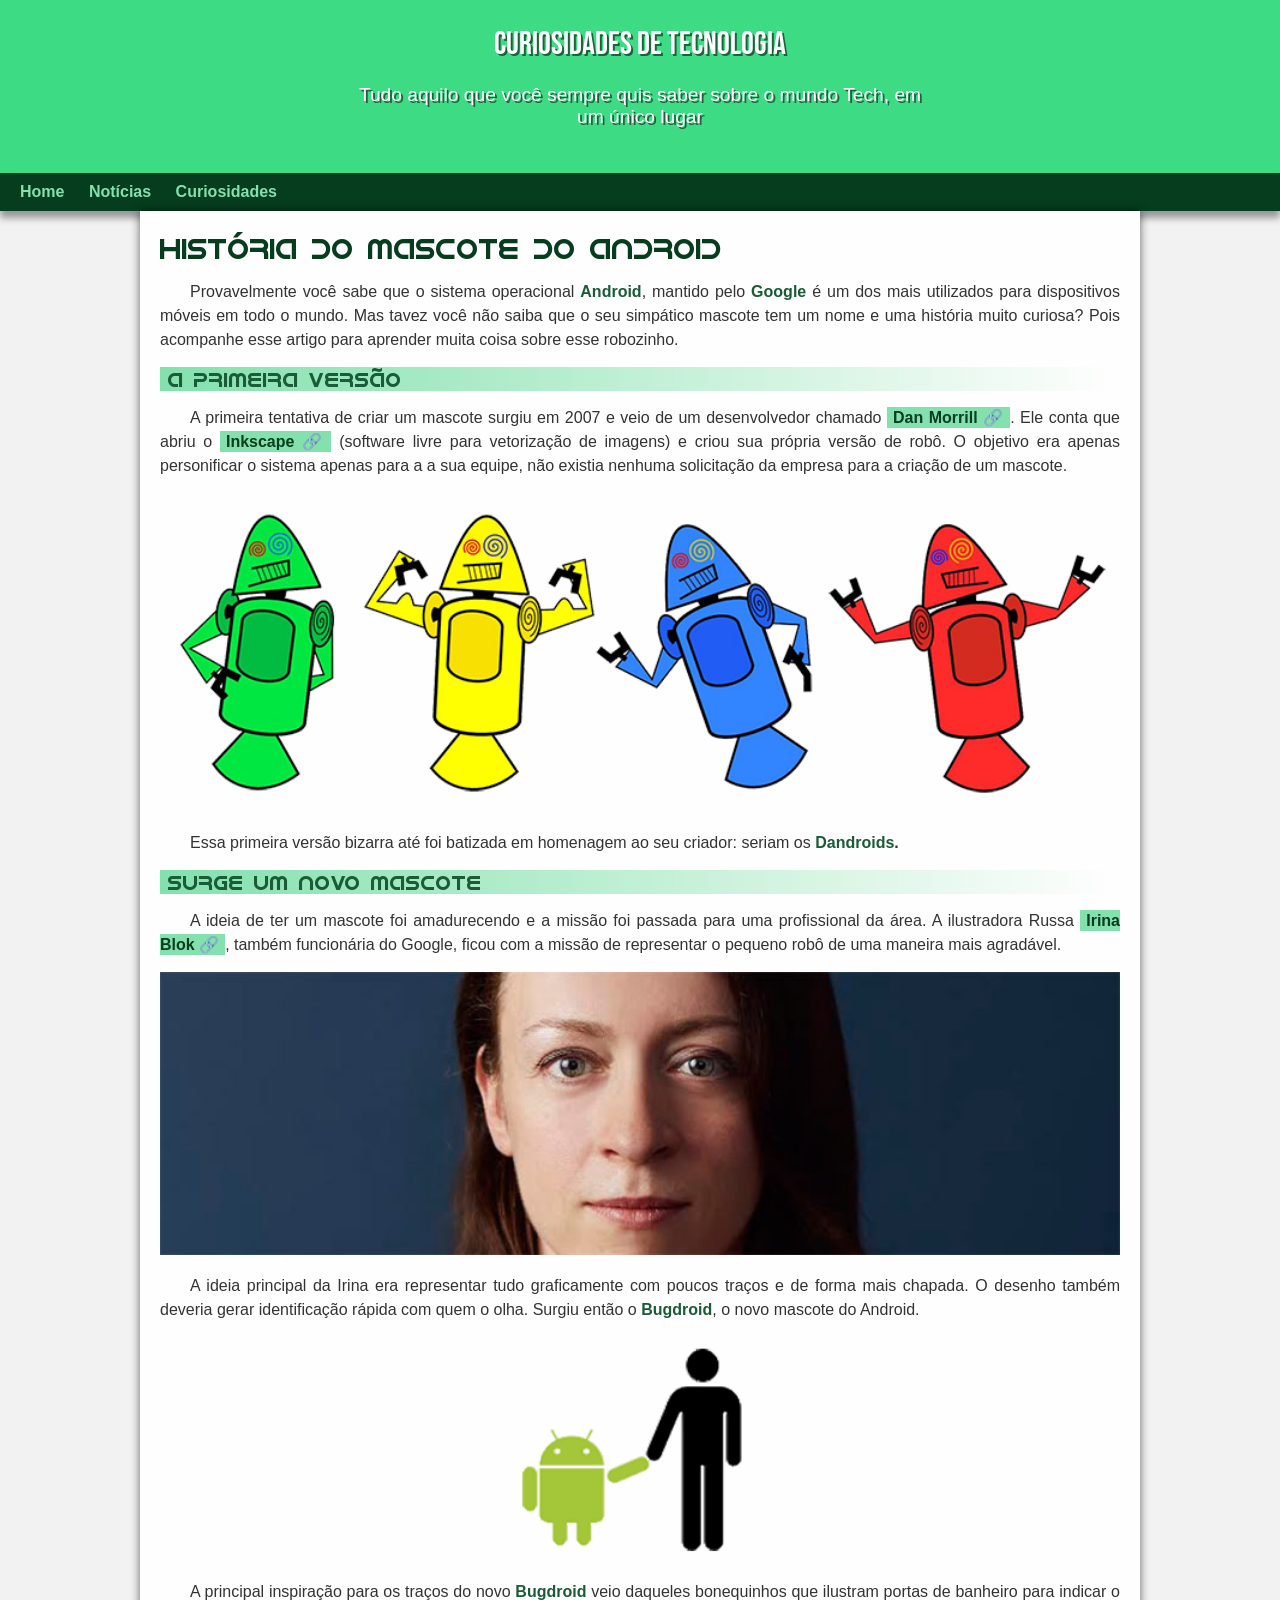
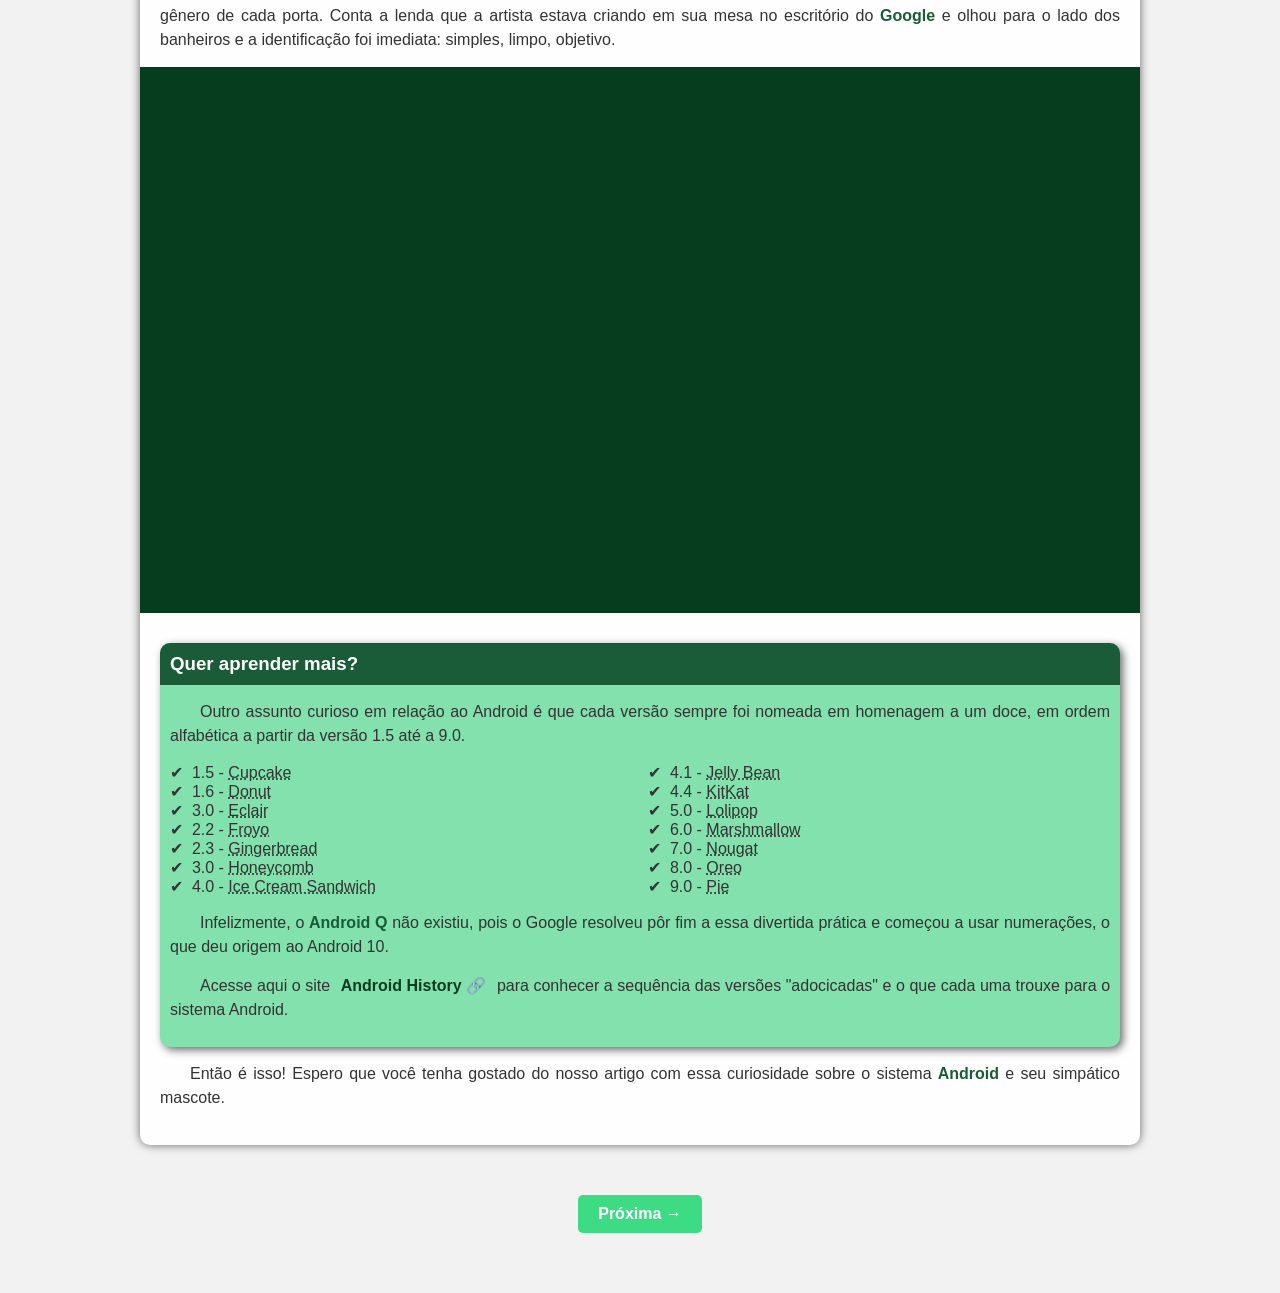
<file: index.html>
<!DOCTYPE html>
<html lang="pt-br">
<head>
    <meta charset="UTF-8">
    <meta name="viewport" content="width=device-width, initial-scale=1.0">    
    <title>Como surgiu o Android</title>
    <link rel="shortcut icon" href="imagens/favicon.ico" type="image/x-icon">
    <link rel="stylesheet" href="estilo/style.css">
    <link rel="stylesheet" href="estilo/noticias.css">
    <link rel="stylesheet" href="estilo/navegacao.css">
 
           
       
</head>
<body>
    <header>  <!--  cabeçalho-->
        <h1> CURIOSIDADES DE TECNOLOGIA</h1>
        <p>Tudo aquilo que você sempre quis saber sobre o mundo Tech, em um único lugar
         </p> 
        </header>
         
            <nav>
                <a href="/index.html">Home</a>
                <a href="/Notícias.html">Notícias</a>
                <a href="/Curiosidades.html">Curiosidades</a>
        
            </nav>
    
           
    
         <main>  <!--menu do site-->
            <article>
                        <h1> HISTÓRIA DO MASCOTE DO ANDROID</h1>
                    
                        <p>Provavelmente você sabe que o sistema operacional <strong>Android</strong>, mantido pelo <strong>Google</strong> é um dos mais utilizados para dispositivos móveis em todo o mundo. Mas tavez você não saiba que o seu simpático mascote tem um nome e uma história muito curiosa? Pois acompanhe esse artigo para aprender muita coisa sobre esse robozinho.</p>                  
                    
                    
                        <h2>A PRIMEIRA VERSÃO</h2>

                        <p>A primeira tentativa de criar um mascote surgiu em 2007 e veio de um desenvolvedor chamado <a href="https://androidcommunity.com/dan-morrill-shows-us-the-android-mascot-that-almost-was-20130103/" target="_blank" class="externo">Dan Morrill</a>. Ele conta que abriu o <a href="https://inkscape.org/pt-br/" target="_blank" class="externo">Inkscape</a> (software livre para vetorização de imagens) e criou sua própria versão de robô. O objetivo era apenas personificar o sistema apenas para a a sua equipe, não existia nenhuma solicitação da empresa para a criação de um mascote.</p>
                
                        <picture>
                            <source media="(max-width: 670px)" srcset="imagens/dan-droids-pq.png">
                            <img src="imagens/dan-droids.png" alt="1º mascote do android">
                         </picture>
                        
                        <p>Essa primeira versão bizarra até foi batizada em homenagem ao seu criador: seriam os <b> <strong>Dandroids</strong>.</b></p>

                        <h2>SURGE UM NOVO MASCOTE</h2>
                
                        <p>A ideia de ter um mascote foi amadurecendo e a missão foi passada para uma profissional da área. A ilustradora Russa <a href="https://www.irinablok.com/" target="_blank" class="externo">Irina Blok</a>, também funcionária do Google, ficou com a missão de representar o pequeno robô de uma maneira mais agradável.</p>

                        <picture>
                            <source media="(max-width: 670px)" srcset="imagens/irina-blok-pq.jpg">
                            <img src="imagens/irina-blok.jpg" alt="irina Block">
                        </picture>

                        <p>A ideia principal da Irina era representar tudo graficamente com poucos traços e de forma mais chapada. O desenho também deveria gerar identificação rápida com quem o olha. Surgiu então o <strong>Bugdroid</strong>, o novo mascote do Android.</p>

                        <img id="imagem3" src="imagens/bugdroid.png" class="pequena"  alt="Bugdroid">

                        <p>A principal inspiração para os traços do novo <strong>Bugdroid</strong> veio daqueles bonequinhos que ilustram portas de banheiro para indicar o gênero de cada porta. Conta a lenda que a artista estava criando em sua mesa no escritório do <strong>Google</strong> e olhou para o lado dos banheiros e a identificação foi imediata: simples, limpo, objetivo.</p>

                        <div class="video"><iframe width="560" height="315" src="https://www.youtube.com/embed/l2UDgpLz20M?si=kGlsVnx9sZ3QZYEs" title="YouTube video player" frameborder="0" allow="accelerometer; autoplay; clipboard-write; encrypted-media; gyroscope; picture-in-picture; web-share" referrerpolicy="strict-origin-when-cross-origin" allowfullscreen></iframe></div>
    
                        <aside>
                                <h3>Quer aprender mais? </h3>

                                <p>Outro assunto curioso em relação ao Android é que cada versão sempre foi nomeada em homenagem a um doce, em ordem alfabética a partir da versão 1.5 até a 9.0.</p>

                                <ul>
                                    <!-- a tag abbr serve para abreviação, quando paro o mouse em cima, ela diz o que significa -->
                                    <li>1.5 - <abbr title="Bolo de Copo">Cupcake</abbr></li>
                                    <li>1.6 - <abbr title="Rosquinha">Donut</abbr></li>
                                    <li>3.0 - <abbr title="Bomba">Eclair</abbr></li>
                                    <li>2.2 - <abbr title="Iogurte Congelado">Froyo</abbr></li>
                                    <li>2.3 - <abbr title="Biscoito de Gengibre">Gingerbread</abbr></li>
                                    <li>3.0 - <abbr title="Favo de Mel">Honeycomb</abbr></li>
                                    <li>4.0 - <abbr title="Sanduiche de Sorvete">Ice Cream Sandwich</abbr></li>
                                    <li>4.1 - <abbr title="Jujuba">Jelly Bean</abbr></li>
                                    <li>4.4 - <abbr title="KitKat">KitKat</abbr></li>
                                    <li>5.0 - <abbr title="Pirulito">Lolipop</abbr></li>
                                    <li>6.0 - <abbr title="Marshmallow">Marshmallow</abbr></li>
                                    <li>7.0 - <abbr title="Torrone">Nougat</abbr></li>
                                    <li>8.0 - <abbr title="Oreo">Oreo</abbr></li>
                                    <li>9.0 - <abbr title="Torta">Pie</abbr></li>
                                </ul>

                                <p>Infelizmente, o <strong>Android Q</strong> não existiu, pois o Google resolveu pôr fim a essa divertida prática e começou a usar numerações, o que deu origem ao Android 10.</p>

                                
                                    <p>
                                        Acesse aqui o site <a href="https://www.android.com/intl/en_uk/history/#/donut" target="_blank" class="externo">Android History</a> para conhecer a sequência das versões "adocicadas" e o que cada uma trouxe para o sistema Android.
                                    </p>
                               
                        </aside>
                        

                            <p>
                            Então é isso! Espero que você tenha gostado do nosso artigo com essa curiosidade sobre o sistema <strong>Android</strong> e seu simpático mascote.
                            </p>               
                   
                </article>
                                     
            </main>
        <nav class="page-navigation" aria-label="Navegação entre páginas">
            
            <a class="btn proxima" href="Notícias.html">Próxima →</a>
        </nav>
            
</body>
</html>
</file>
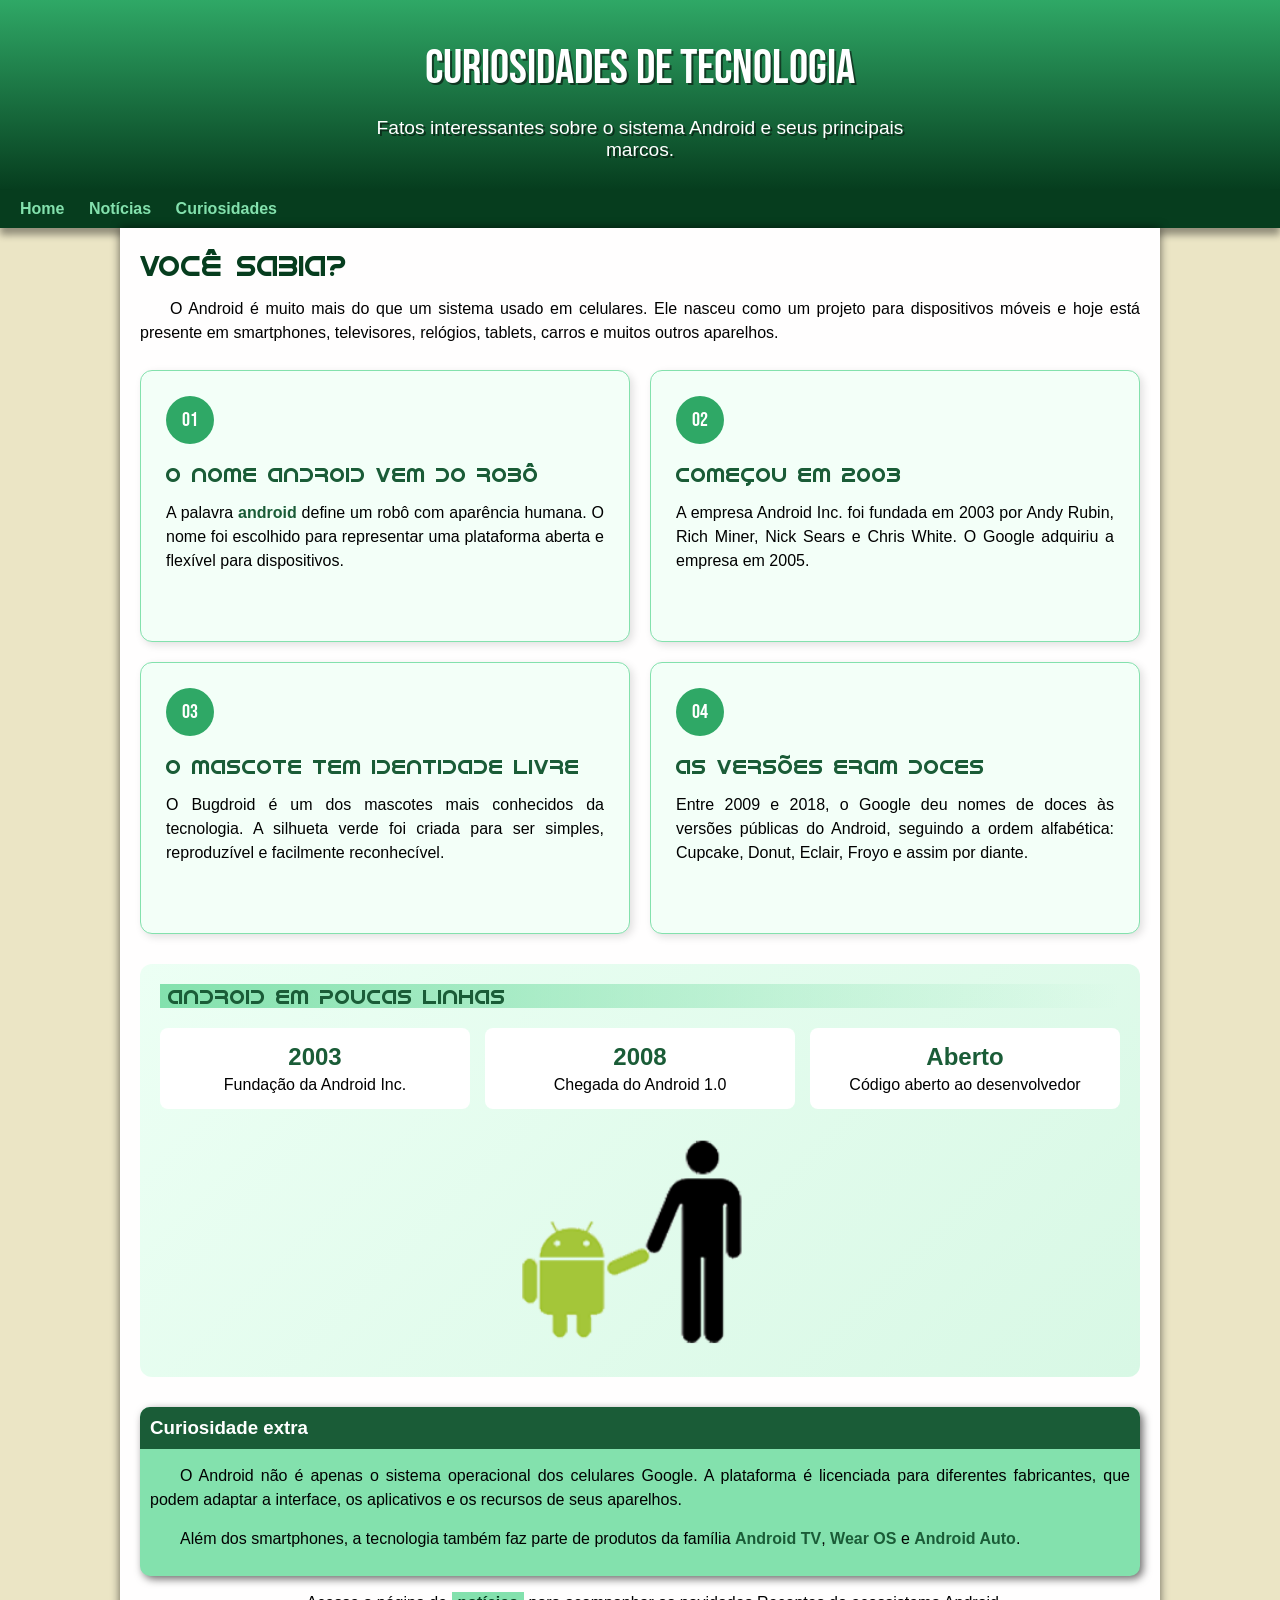
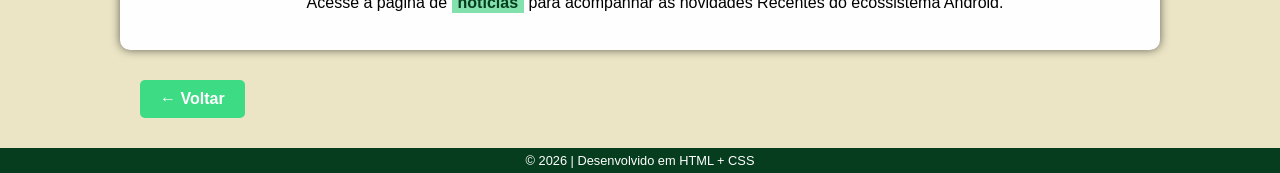
<file: Curiosidades.html>
<!DOCTYPE html>
<html lang="pt-br">
<head>
    <meta charset="UTF-8">
    <meta name="viewport" content="width=device-width, initial-scale=1.0">
    <title>Curiosidades sobre o Android</title>
    <link rel="shortcut icon" href="imagens/favicon.ico" type="image/x-icon">
    <link rel="stylesheet" href="estilo/style.css">
    <link rel="stylesheet" href="estilo/navegacao.css">
</head>
<body>
    <header>
        <h1>CURIOSIDADES DE TECNOLOGIA</h1>
        <p>Fatos interessantes sobre o sistema Android e seus principais marcos.</p>
    </header>

    <nav>
        <a href="index.html">Home</a>
        <a href="Notícias.html">Notícias</a>
        <a href="Curiosidades.html">Curiosidades</a>
    </nav>

    <main>
        <article>
            <h1>VOCÊ SABIA?</h1>

            <p>
                O Android é muito mais do que um sistema usado em celulares. Ele nasceu como um projeto
                para dispositivos móveis e hoje está presente em smartphones, televisores, relógios,
                tablets, carros e muitos outros aparelhos.
            </p>

            <section class="curiosidades-grid">
                <article class="curiosidade-card">
                    <span class="numero">01</span>
                    <h2>O nome Android vem do robô</h2>
                    <p>
                        A palavra <strong>android</strong> define um robô com aparência humana. O nome foi
                        escolhido para representar uma plataforma aberta e flexível para dispositivos.
                    </p>
                </article>

                <article class="curiosidade-card">
                    <span class="numero">02</span>
                    <h2>Começou em 2003</h2>
                    <p>
                        A empresa Android Inc. foi fundada em 2003 por Andy Rubin, Rich Miner, Nick Sears
                        e Chris White. O Google adquiriu a empresa em 2005.
                    </p>
                </article>

                <article class="curiosidade-card">
                    <span class="numero">03</span>
                    <h2>O mascote tem identidade livre</h2>
                    <p>
                        O Bugdroid é um dos mascotes mais conhecidos da tecnologia. A silhueta verde foi
                        criada para ser simples, reproduzível e facilmente reconhecível.
                    </p>
                </article>

                <article class="curiosidade-card">
                    <span class="numero">04</span>
                    <h2>As versões eram doces</h2>
                    <p>
                        Entre 2009 e 2018, o Google deu nomes de doces às versões públicas do Android,
                        seguindo a ordem alfabética: Cupcake, Donut, Eclair, Froyo e assim por diante.
                    </p>
                </article>
            </section>

            <section class="android-em-numeros">
                <h2>ANDROID EM POUCAS LINHAS</h2>

                <div class="dados">
                    <div>
                        <strong>2003</strong>
                        <span>Fundação da Android Inc.</span>
                    </div>
                    <div>
                        <strong>2008</strong>
                        <span>Chegada do Android 1.0</span>
                    </div>
                    <div>
                        <strong>Aberto</strong>
                        <span>Código aberto ao desenvolvedor</span>
                    </div>
                </div>

                <img class="pequena" src="imagens/bugdroid.png" alt="Mascote Bugdroid do Android">
            </section>

            <aside>
                <h3>Curiosidade extra</h3>
                <p>
                    O Android não é apenas o sistema operacional dos celulares Google. A plataforma é
                    licenciada para diferentes fabricantes, que podem adaptar a interface, os aplicativos
                    e os recursos de seus aparelhos.
                </p>
                <p>
                    Além dos smartphones, a tecnologia também faz parte de produtos da família
                    <strong>Android TV</strong>, <strong>Wear OS</strong> e <strong>Android Auto</strong>.
                </p>
            </aside>

            <p class="encerramento">
                Acesse a página de <a href="Notícias.html">notícias</a> para acompanhar as novidades
                Recentes do ecossistema Android.
            </p>
        </article>
    </main>
    <nav class="page-navigation" aria-label="Navegação entre páginas">
        <a class="btn voltar" href="Notícias.html">← Voltar</a>
        
    </nav>

   <footer>
    <p>© 2026 | Desenvolvido em HTML + CSS</p>
</footer>
</body>
</html>
</file>
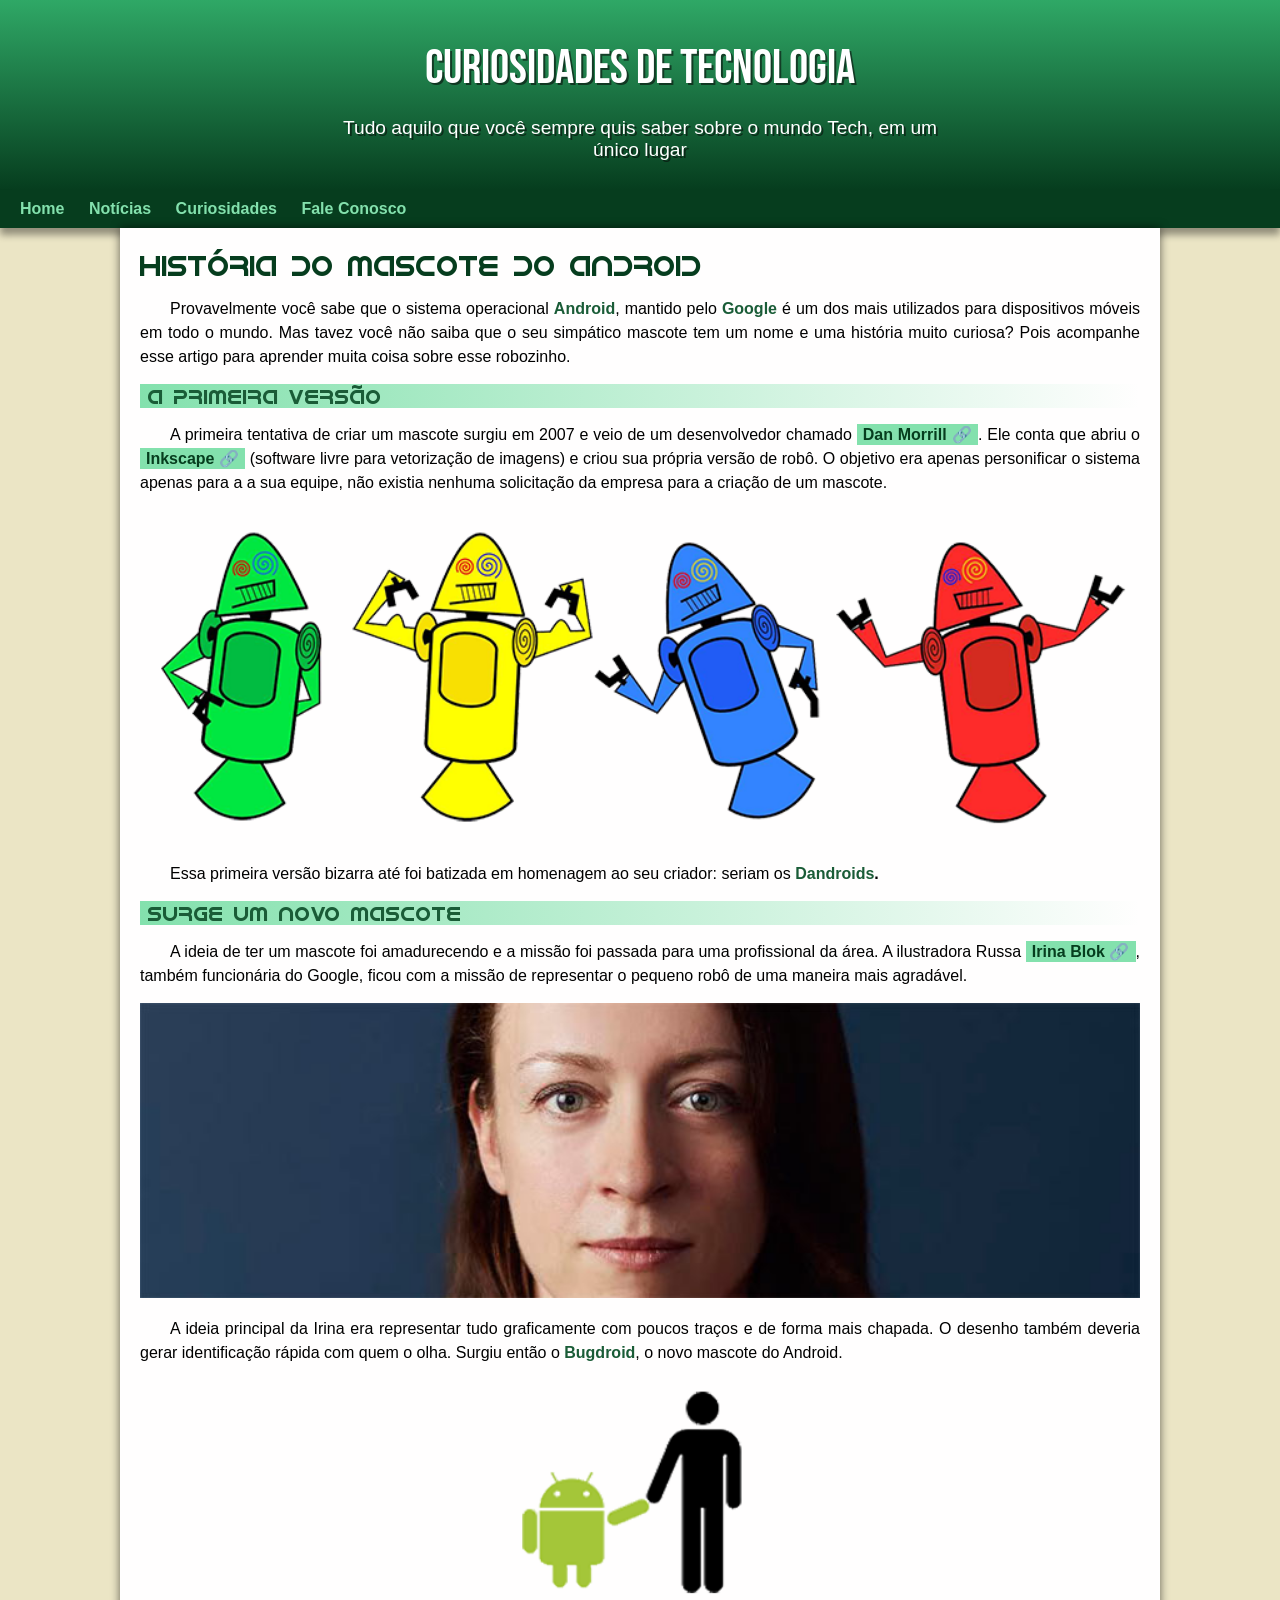
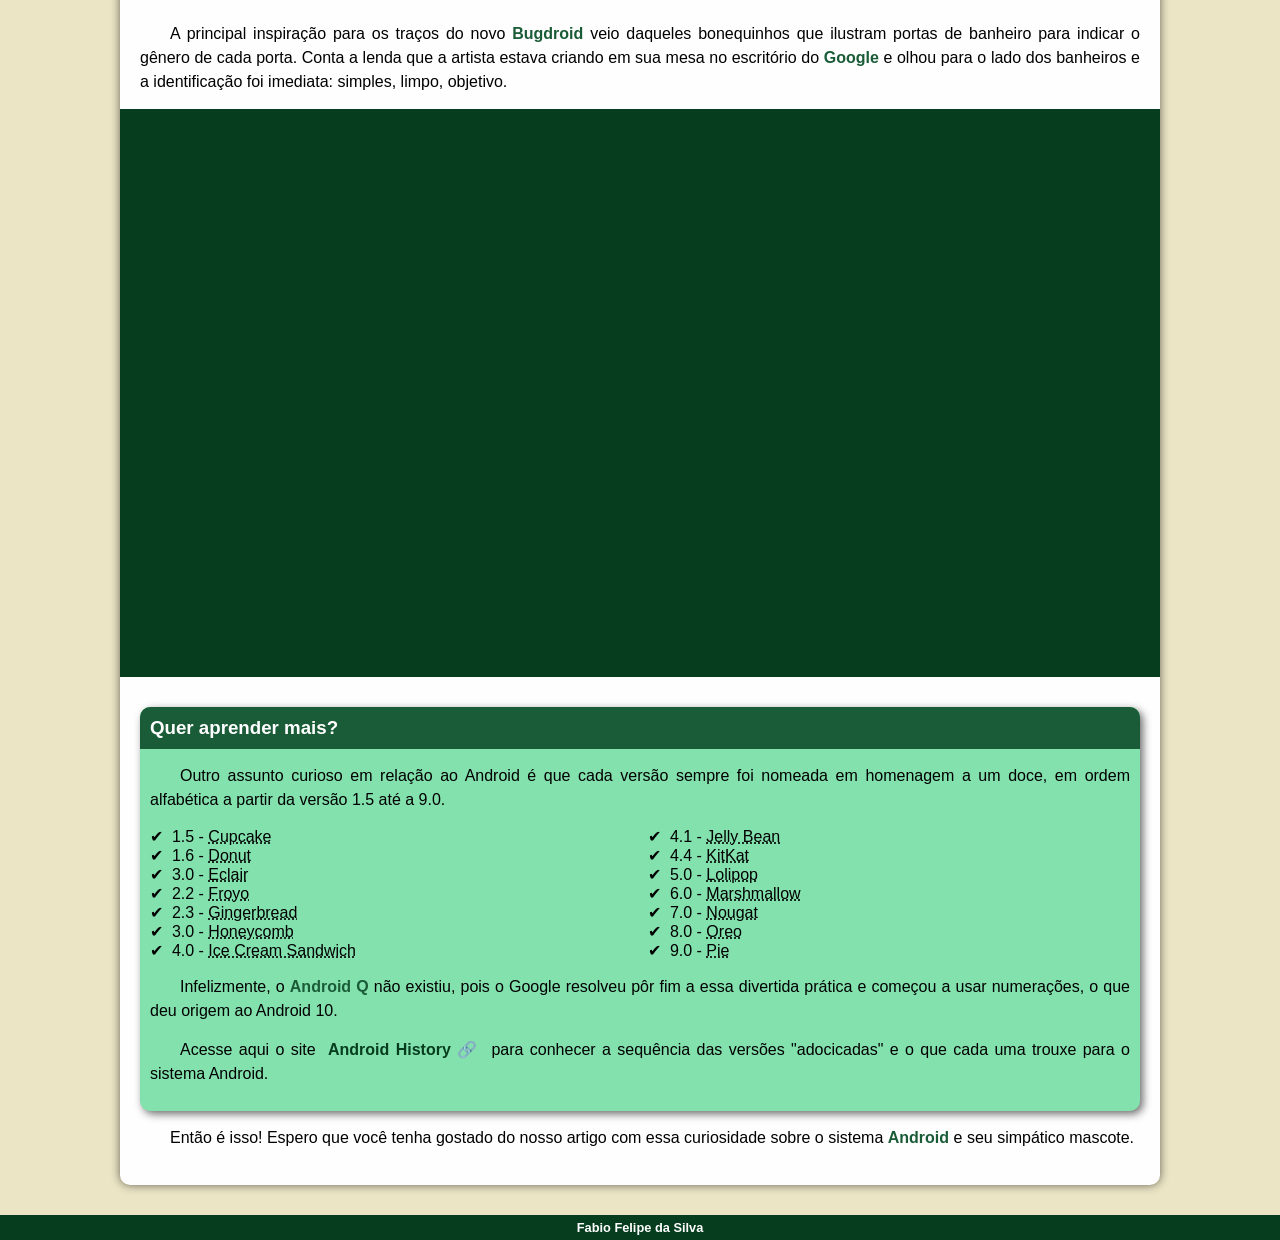
<file: index.html.html>
<!DOCTYPE html>
<html lang="pt-br">
<head>
    <meta charset="UTF-8">
    <meta name="viewport" content="width=device-width, initial-scale=1.0">    
    <title>Como surgiu o Android</title>
    <link rel="shortcut icon" href="imagens/favicon.ico" type="image/x-icon">
    <link rel="stylesheet" href="estilo/style.css">
 
           
       
</head>
<body>
    <header>  <!--  cabeçalho-->
        <h1> CURIOSIDADES DE TECNOLOGIA</h1>
        <p>Tudo aquilo que você sempre quis saber sobre o mundo Tech, em um único lugar
         </p> 
        </header>
         
            <nav>
                <a href="#">Home</a>
                <a href="#">Notícias</a>
                <a href="#">Curiosidades</a>
                <a href="#">Fale Conosco</a>
            </nav>
    
           
    
         <main>  <!--menu do site-->
            <article>
                        <h1> HISTÓRIA DO MASCOTE DO ANDROID</h1>
                    
                        <p>Provavelmente você sabe que o sistema operacional <strong>Android</strong>, mantido pelo <strong>Google</strong> é um dos mais utilizados para dispositivos móveis em todo o mundo. Mas tavez você não saiba que o seu simpático mascote tem um nome e uma história muito curiosa? Pois acompanhe esse artigo para aprender muita coisa sobre esse robozinho.</p>                  
                    
                    
                        <h2>A PRIMEIRA VERSÃO</h2>

                        <p>A primeira tentativa de criar um mascote surgiu em 2007 e veio de um desenvolvedor chamado <a href="https://androidcommunity.com/dan-morrill-shows-us-the-android-mascot-that-almost-was-20130103/" target="_blank" class="externo">Dan Morrill</a>. Ele conta que abriu o <a href="https://inkscape.org/pt-br/" target="_blank" class="externo">Inkscape</a> (software livre para vetorização de imagens) e criou sua própria versão de robô. O objetivo era apenas personificar o sistema apenas para a a sua equipe, não existia nenhuma solicitação da empresa para a criação de um mascote.</p>
                
                        <picture>
                            <source media="(max-width: 670px)" srcset="imagens/dan-droids-pq.png">
                            <img src="imagens/dan-droids.png" alt="1º mascote do android">
                         </picture>
                        
                        <p>Essa primeira versão bizarra até foi batizada em homenagem ao seu criador: seriam os <b> <strong>Dandroids</strong>.</b></p>

                        <h2>SURGE UM NOVO MASCOTE</h2>
                
                        <p>A ideia de ter um mascote foi amadurecendo e a missão foi passada para uma profissional da área. A ilustradora Russa <a href="https://www.irinablok.com/" target="_blank" class="externo">Irina Blok</a>, também funcionária do Google, ficou com a missão de representar o pequeno robô de uma maneira mais agradável.</p>

                        <picture>
                            <source media="(max-width: 670px)" srcset="imagens/irina-blok-pq.jpg">
                            <img src="imagens/irina-blok.jpg" alt="irina Block">
                        </picture>

                        <p>A ideia principal da Irina era representar tudo graficamente com poucos traços e de forma mais chapada. O desenho também deveria gerar identificação rápida com quem o olha. Surgiu então o <strong>Bugdroid</strong>, o novo mascote do Android.</p>

                        <img id="imagem3" src="imagens/bugdroid.png" class="pequena"  alt="Bugdroid">

                        <p>A principal inspiração para os traços do novo <strong>Bugdroid</strong> veio daqueles bonequinhos que ilustram portas de banheiro para indicar o gênero de cada porta. Conta a lenda que a artista estava criando em sua mesa no escritório do <strong>Google</strong> e olhou para o lado dos banheiros e a identificação foi imediata: simples, limpo, objetivo.</p>

                        <div class="video"><iframe width="560" height="315" src="https://www.youtube.com/embed/l2UDgpLz20M?si=kGlsVnx9sZ3QZYEs" title="YouTube video player" frameborder="0" allow="accelerometer; autoplay; clipboard-write; encrypted-media; gyroscope; picture-in-picture; web-share" referrerpolicy="strict-origin-when-cross-origin" allowfullscreen></iframe></div>
    
                        <aside>
                                <h3>Quer aprender mais? </h3>

                                <p>Outro assunto curioso em relação ao Android é que cada versão sempre foi nomeada em homenagem a um doce, em ordem alfabética a partir da versão 1.5 até a 9.0.</p>

                                <ul>
                                    <!-- a tag abbr serve para abreviação, quando paro o mouse em cima, ela diz o que significa -->
                                    <li>1.5 - <abbr title="Bolo de Copo">Cupcake</abbr></li>
                                    <li>1.6 - <abbr title="Rosquinha">Donut</abbr></li>
                                    <li>3.0 - <abbr title="Bomba">Eclair</abbr></li>
                                    <li>2.2 - <abbr title="Iogurte Congelado">Froyo</abbr></li>
                                    <li>2.3 - <abbr title="Biscoito de Gengibre">Gingerbread</abbr></li>
                                    <li>3.0 - <abbr title="Favo de Mel">Honeycomb</abbr></li>
                                    <li>4.0 - <abbr title="Sanduiche de Sorvete">Ice Cream Sandwich</abbr></li>
                                    <li>4.1 - <abbr title="Jujuba">Jelly Bean</abbr></li>
                                    <li>4.4 - <abbr title="KitKat">KitKat</abbr></li>
                                    <li>5.0 - <abbr title="Pirulito">Lolipop</abbr></li>
                                    <li>6.0 - <abbr title="Marshmallow">Marshmallow</abbr></li>
                                    <li>7.0 - <abbr title="Torrone">Nougat</abbr></li>
                                    <li>8.0 - <abbr title="Oreo">Oreo</abbr></li>
                                    <li>9.0 - <abbr title="Torta">Pie</abbr></li>
                                </ul>

                                <p>Infelizmente, o <strong>Android Q</strong> não existiu, pois o Google resolveu pôr fim a essa divertida prática e começou a usar numerações, o que deu origem ao Android 10.</p>

                                
                                    <p>
                                        Acesse aqui o site <a href="https://www.android.com/intl/en_uk/history/#/donut" target="_blank" class="externo">Android History</a> para conhecer a sequência das versões "adocicadas" e o que cada uma trouxe para o sistema Android.
                                    </p>
                               
                        </aside>
                        

                            <p>
                            Então é isso! Espero que você tenha gostado do nosso artigo com essa curiosidade sobre o sistema <strong>Android</strong> e seu simpático mascote.
                            </p>               
                   
                </article>
                                     
            </main>
           
                <footer>
                    <p> 
                        <a href="#">Fabio Felipe da Silva</a>
                    </p>
                </footer>
            
</body>
</html>
</file>
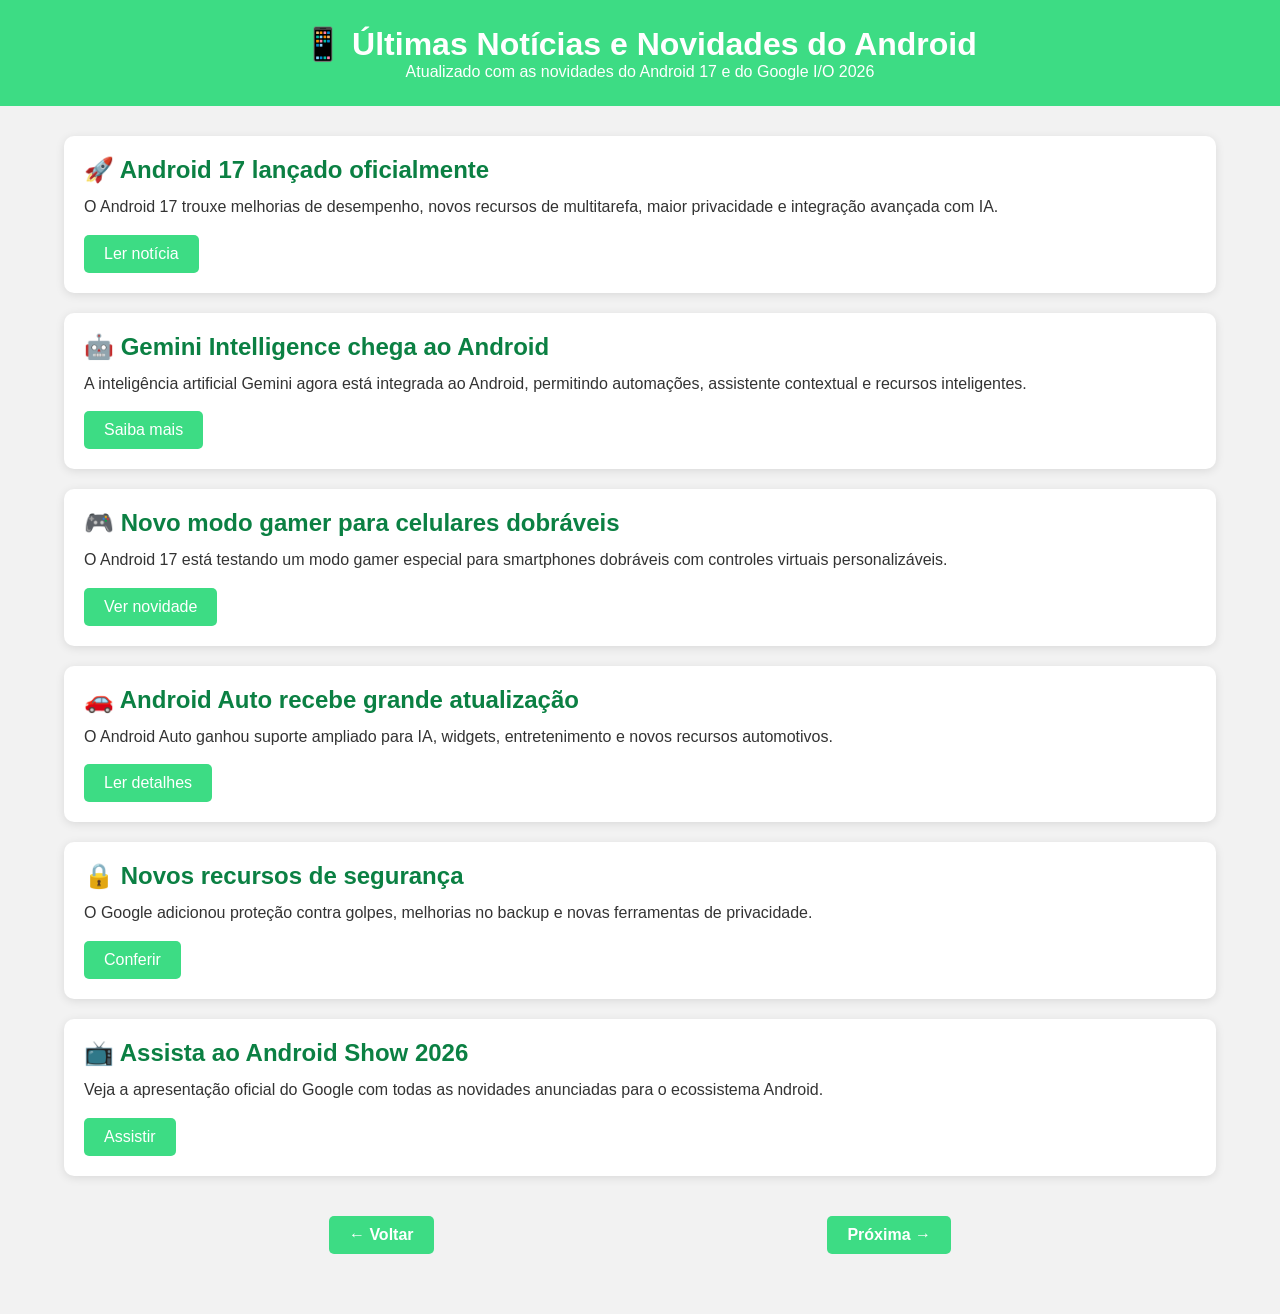
<file: Notícias.html>
<!DOCTYPE html>
<html lang="pt-br">
<head>
<meta charset="UTF-8">
<meta name="viewport" content="width=device-width, initial-scale=1.0">
<title>Android News 2026</title>
<link rel="shortcut icon" href="imagens/favicon.ico" type="image/x-icon">
<link rel="stylesheet" href="estilo/noticias.css">
<link rel="stylesheet" href="estilo/navegacao.css">
</head>

<body>

<header>
    <h1>📱 Últimas Notícias e Novidades do Android</h1>
    <p>Atualizado com as novidades do Android 17 e do Google I/O 2026</p>
</header>

<div class="container">

    <div class="card">
        <h2>🚀 Android 17 lançado oficialmente</h2>
        <p>
            O Android 17 trouxe melhorias de desempenho, novos recursos de
            multitarefa, maior privacidade e integração avançada com IA.
        </p>
        <a class="btn"
           href="https://www.mundoconectado.com.br/android/android-17-versao-estavel-novidades-pixel/"
           target="_blank">
           Ler notícia
        </a>
    </div>

    <div class="card">
        <h2>🤖 Gemini Intelligence chega ao Android</h2>
        <p>
            A inteligência artificial Gemini agora está integrada ao Android,
            permitindo automações, assistente contextual e recursos inteligentes.
        </p>
        <a class="btn"
           href="https://www.android.com/new-features-on-android/io-2026/"
           target="_blank">
           Saiba mais
        </a>
    </div>

    <div class="card">
        <h2>🎮 Novo modo gamer para celulares dobráveis</h2>
        <p>
            O Android 17 está testando um modo gamer especial para smartphones
            dobráveis com controles virtuais personalizáveis.
        </p>
        <a class="btn"
           href="https://www.androidcentral.com/apps-software/android-os/android-17-sneak-peek-at-a-foldable-gaming-mode-has-my-attention-and-then-some"
           target="_blank">
           Ver novidade
        </a>
    </div>

    <div class="card">
        <h2>🚗 Android Auto recebe grande atualização</h2>
        <p>
            O Android Auto ganhou suporte ampliado para IA, widgets,
            entretenimento e novos recursos automotivos.
        </p>
        <a class="btn"
           href="https://blog.google/products-and-platforms/platforms/android/android-show-io-edition-2026/"
           target="_blank">
           Ler detalhes
        </a>
    </div>

    <div class="card">
        <h2>🔒 Novos recursos de segurança</h2>
        <p>
            O Google adicionou proteção contra golpes, melhorias no backup
            e novas ferramentas de privacidade.
        </p>
        <a class="btn"
           href="https://www.tudocelular.com/google/noticias/n257569/google-comeca-liberar-novidade-backup-android.html"
           target="_blank">
           Conferir
        </a>
    </div>

    <div class="card">
        <h2>📺 Assista ao Android Show 2026</h2>
        <p>
            Veja a apresentação oficial do Google com todas as novidades
            anunciadas para o ecossistema Android.
        </p>
        <a class="btn"
           href="https://www.youtube.com/watch?v=dXCCleAddEA"
           target="_blank">
           Assistir
        </a>
    </div>
    <nav class="page-navigation" aria-label="Navegação entre páginas">
        <a class="btn voltar" href="index.html">← Voltar</a>
        <a class="btn proxima" href="Curiosidades.html">Próxima →</a>
    </nav>
</div>


</body>
</html>
</file>
<file: estilo/style.css>
@charset "UTF-8";

@import url('https://fonts.googleapis.com/css2?family=Bebas+Neue&display=swap');

@font-face {
    font-family: 'Android';
    src: url('../fontes/idroid.otf') format('opentype');
    font-weight: normal;
}
/* abaixo foram criadas as váriáveis, e root significa que serve para todo o conteúdo, para criar váriáveis usa-se --nomedavariavel */
:root{
    --cor0: #ebe5c5;
    --cor1: #83e1ad;
    --cor2: #3ddc84;
    --cor3: #2fa866;
    --cor4: #1a5c37;
    --cor5: #063d1e;

    --fonte-padrao: Arial, Verdana, Helvetica, sans-serif;
    --fonte-destaque: 'Bebas Neue', sans-serif;
    --fonte-android: 'Android', sans-serif;
}
* {
    margin: 0px;
    padding: 0px;
}



body{
    background-color: var(--cor0);
    font-family: var(--fonte-padrao);
}

a.externo::after {
    content: '\00A0\1F517';
}

header{
background-image: linear-gradient(to bottom, var(--cor3), var(--cor5));
min-height: 150px;
text-align: center;
padding-top: 40px;
}

header > h1{
    color: white;
    font-family: var(--fonte-destaque);
    font-size: 3em;
    font-weight: normal;
    margin-bottom: 20px;
    text-shadow: 2px 2px 0px rgba(8, 8, 8, 0.575);
    
}

header > p {
    font-family: var(--fonte-padrao);
    font-size: 1.2em;
    color: white;
    max-width: 600px;
    padding-right: 10px;
    padding-left: 10px;
    margin: auto;
    margin-bottom: 20px;
    text-shadow: 2px 2px 0px rgba(8, 8, 8, 0.575);
}

nav {
    background-color: var(--cor5);
    padding: 10px;
    box-shadow: 0px 7px 7px rgba(0, 0, 0, 0.377);
}

nav > a{
    color: var(--cor1);
    padding: 10px;
    border-radius: 5px;
    text-decoration: none;
    font-weight: bold;
    transition-duration: 0.2s;
    
}

nav > a:hover{
    background-color: var(--cor3);
    color: var(--cor5);
}

main {
    min-width: 300px;
    max-width: 1000px;
    margin: auto;
    margin-bottom: 30px;
    padding: 20px;
    background-color: rgb(255, 254, 254);
    box-shadow: 0px 0px 10px rgba(0, 0, 0, 0.582);
    border-bottom-left-radius: 10px;
    border-bottom-right-radius: 10px ;
}

main h1 {
    color: var(--cor5);
    font-family: var(--fonte-android);
    font-weight: normal;
    font-size: 1.8em;
}

main h2 {
    font-family: var(--fonte-android);
    color: var(--cor4);
    font-size: 1.3em;
    font-weight: normal;
    background-image: linear-gradient(to right, var(--cor1), transparent);
    text-indent: 8px;
}

main p {
    margin: 15px 0px;
    text-align: justify;
    text-indent: 30px;
    font-size: 1em;
    line-height: 1.5em;
} 

main strong {
    color: var(--cor4);
    font-weight: bold;
   
}

main a {
    text-decoration: none;
    font-weight: bold;
    color: var(--cor5);
    background-color: var(--cor1);
    padding: 2px 6px;

}

main a:hover {
    text-decoration: underline;
    color: var(--cor3);
}

main img{
    width:100% ;
}

main img.pequena {
   max-width: 350px;
    display: block;
    margin: auto;
}

div.video{
    background-color: var(--cor5);
    margin: 0px -20px 30px -20px;
    padding: 18px;
    padding-bottom: 55%;
    position: relative;
}

div.video > iframe {
    position: absolute;
    top: 5%;
    left: 5%;
    width: 90%;
    height: 90%;
}

/* essa é a parte do quer aprender mais logo abaixo do vídeo, criou um bloco */
aside {
    background-color: var(--cor1);
    padding: 10px;
    border-radius: 10px;
    box-shadow: 3px 3px 8px rgba(0, 0, 0, 0.582);
}

aside > h3 {
    background-color: var(--cor4);
    color: white;
    padding: 10px;
    margin: -10px -10px 0px -10px;
    border-radius: 10px 10px 0px 0px;
    
}

/*  configurando as bolinhas "inside para dentro do quer aprender mais e dividindo a coluna em 2*/
aside > ul {
    list-style-type: '\2714\00A0\00A0'; /*para colocar alguma coisa na frente do lista, acessa o site emojipedia e no código do ícone, copia só o num do código e coloca sempre entre aspas simples e a contra barra o 00A0 é para afastar o simbolo check */
    list-style-position: inside;
    columns: 2;
}

footer {
    background-color: var(--cor5);
    color: white;
    text-align: center;
    font-size: 0.8em;
    padding: 5px;
}

footer  a {
    color: white;
    font-weight: bolder;
    text-decoration: none;
    }
    footer  a:hover{
        text-decoration: underline;
        color: var(--cor1);
    }

    .curiosidades-grid {
        display: grid;
        grid-template-columns: repeat(2, minmax(0, 1fr));
        gap: 20px;
        margin: 25px 0;
    }

    .curiosidade-card {
        position: relative;
        min-height: 220px;
        padding: 25px;
        background-color: #f3fff8;
        border: 1px solid var(--cor1);
        border-radius: 12px;
        box-shadow: 3px 3px 8px rgba(0, 0, 0, 0.12);
    }

    .curiosidade-card h2 {
        margin: 18px 0 10px;
        background-image: none;
        text-indent: 0;
    }

    .curiosidade-card p {
        text-indent: 0;
    }

    .curiosidade-card .numero {
        display: inline-grid;
        place-items: center;
        width: 48px;
        height: 48px;
        border-radius: 50%;
        background-color: var(--cor3);
        color: white;
        font-family: var(--fonte-destaque);
        font-size: 1.25em;
    }

    .android-em-numeros {
        margin: 30px 0;
        padding: 20px;
        border-radius: 12px;
        background-image: linear-gradient(135deg, #ecfff4, #d8f8e5);
    }

    .dados {
        display: grid;
        grid-template-columns: repeat(3, minmax(0, 1fr));
        gap: 15px;
        margin: 20px 0;
    }

    .dados div {
        display: flex;
        flex-direction: column;
        align-items: center;
        padding: 15px 10px;
        text-align: center;
        background-color: white;
        border-radius: 8px;
    }

    .dados strong {
        color: var(--cor4);
        font-size: 1.5em;
    }

    .dados span {
        margin-top: 5px;
    }

    .encerramento {
        text-align: center;
    }

    @media (max-width: 670px) {
        .curiosidades-grid,
        .dados {
            grid-template-columns: 1fr;
        }

        .curiosidade-card {
            min-height: auto;
        }
    }
</file>
<file: estilo/noticias.css>
*{
        margin:0;
        padding:0;
        box-sizing:border-box;
        font-family: Arial, sans-serif;
    }

    body{
        background:#f2f2f2;
        color:#333;
    }

    header{
        background:#3DDC84;
        color:#fff;
        padding:25px;
        text-align:center;
    }

    header h1{
        font-size:2rem;
    }

    .container{
        width:90%;
        max-width:1200px;
        margin:30px auto;
    }

    .card{
        background:#fff;
        padding:20px;
        margin-bottom:20px;
        border-radius:10px;
        box-shadow:0 2px 10px rgba(0,0,0,0.1);
        transition:0.3s;
    }

    .card:hover{
        transform:translateY(-5px);
    }

    .card h2{
        color:#0B8043;
        margin-bottom:10px;
    }

    .card p{
        line-height:1.6;
        margin-bottom:15px;
    }

    .btn{
        display:inline-block;
        background:#3DDC84;
        color:#fff;
        text-decoration:none;
        padding:10px 20px;
        border-radius:5px;
        transition:0.3s;
    }

    .btn:hover{
        background:#2DB96D;
    }
    .btn.proxima {
    display: table;
    margin: 20px auto 30px;
}
.btn.voltar {
    display: table;
    margin: 20px auto 30px;
}
    footer{
        text-align:center;
        padding:20px;
        background:#222;
        color:#fff;
        margin-top:40px;
    }
</file>
<file: estilo/navegacao.css>
.page-navigation {
    display: flex;
    justify-content: space-between;
    align-items: center;
    gap: 16px;
    width: 90%;
    max-width: 1000px;
    margin: 20px auto 30px;
    padding: 0;
    background: transparent;
    box-shadow: none;
}

.page-navigation .btn {
    display: inline-block;
    padding: 10px 20px;
    border-radius: 5px;
    background-color: #3ddc84;
    color: #fff;
    font-weight: bold;
    text-decoration: none;
    transition: background-color 0.3s;
}

.page-navigation .btn:hover {
    background-color: #2db96d;
}

@media (max-width: 400px) {
    .page-navigation .btn {
        padding: 10px 14px;
    }
}
</file>
